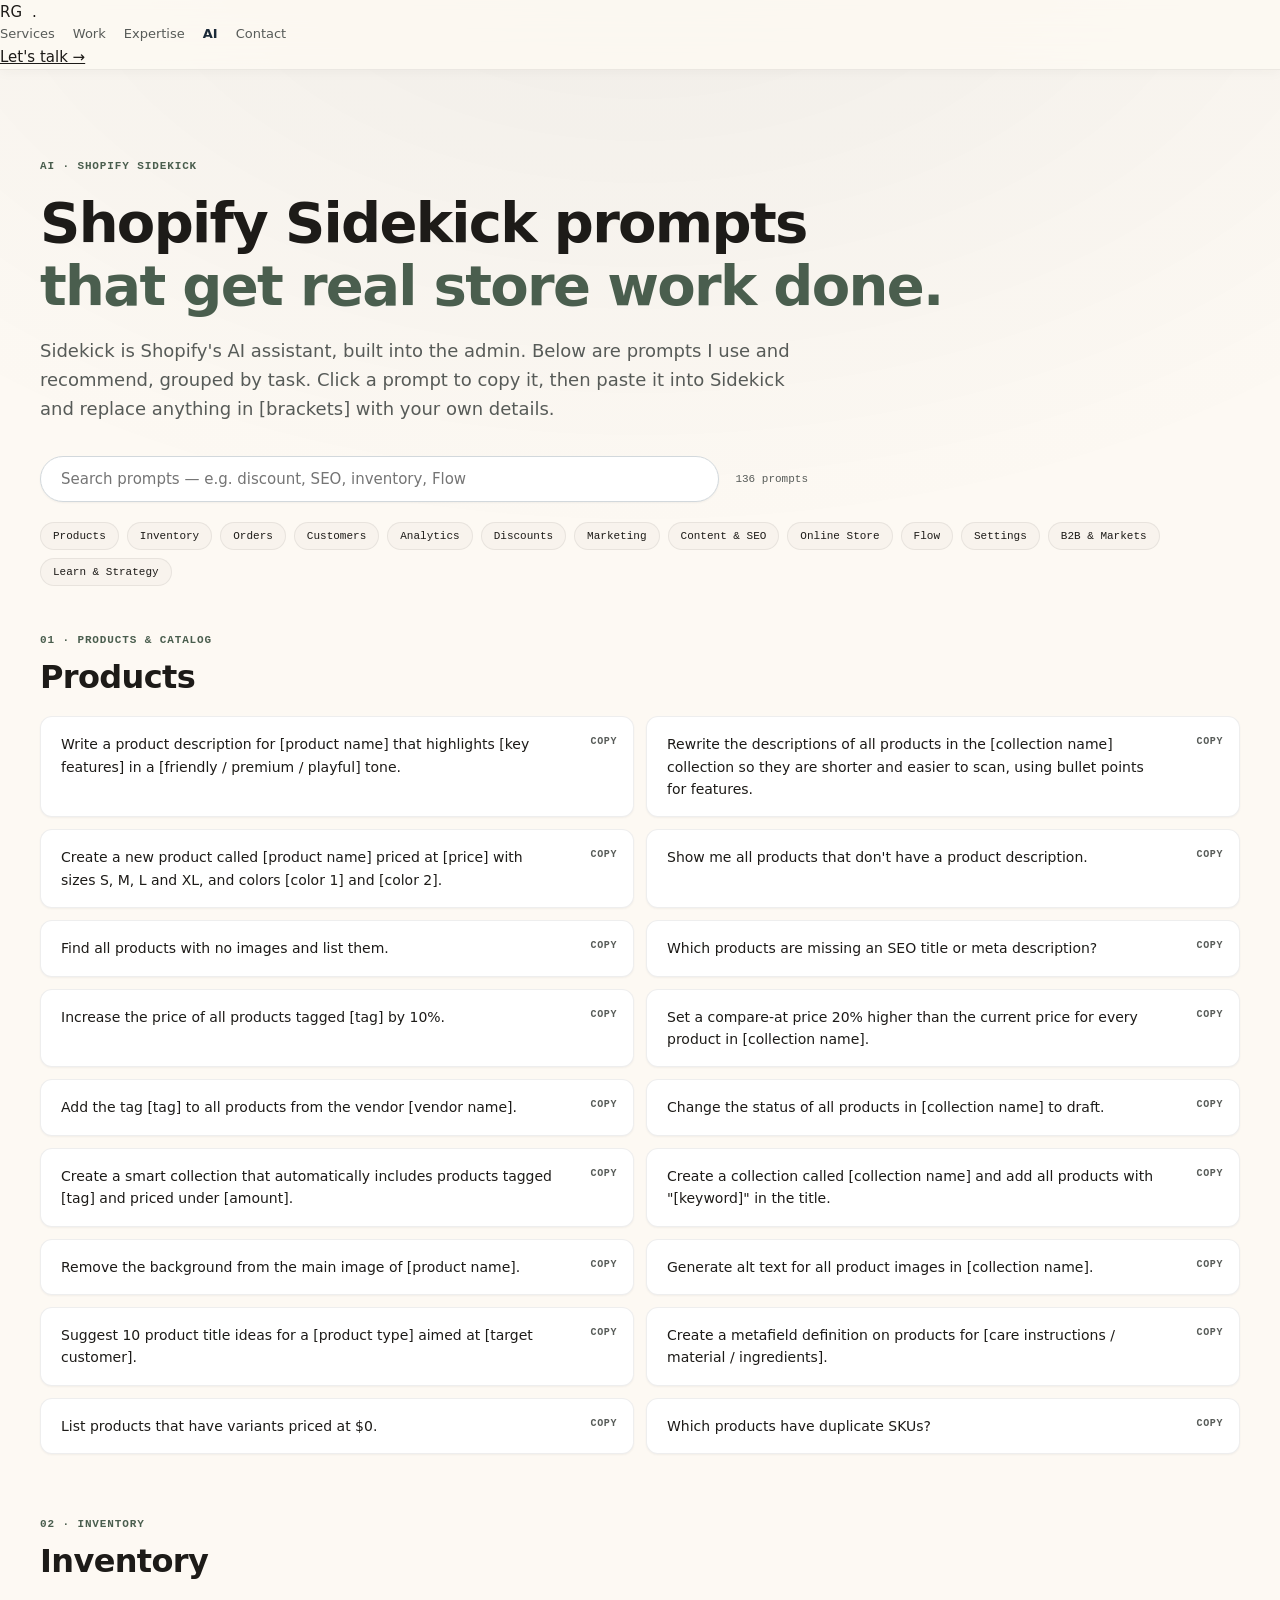
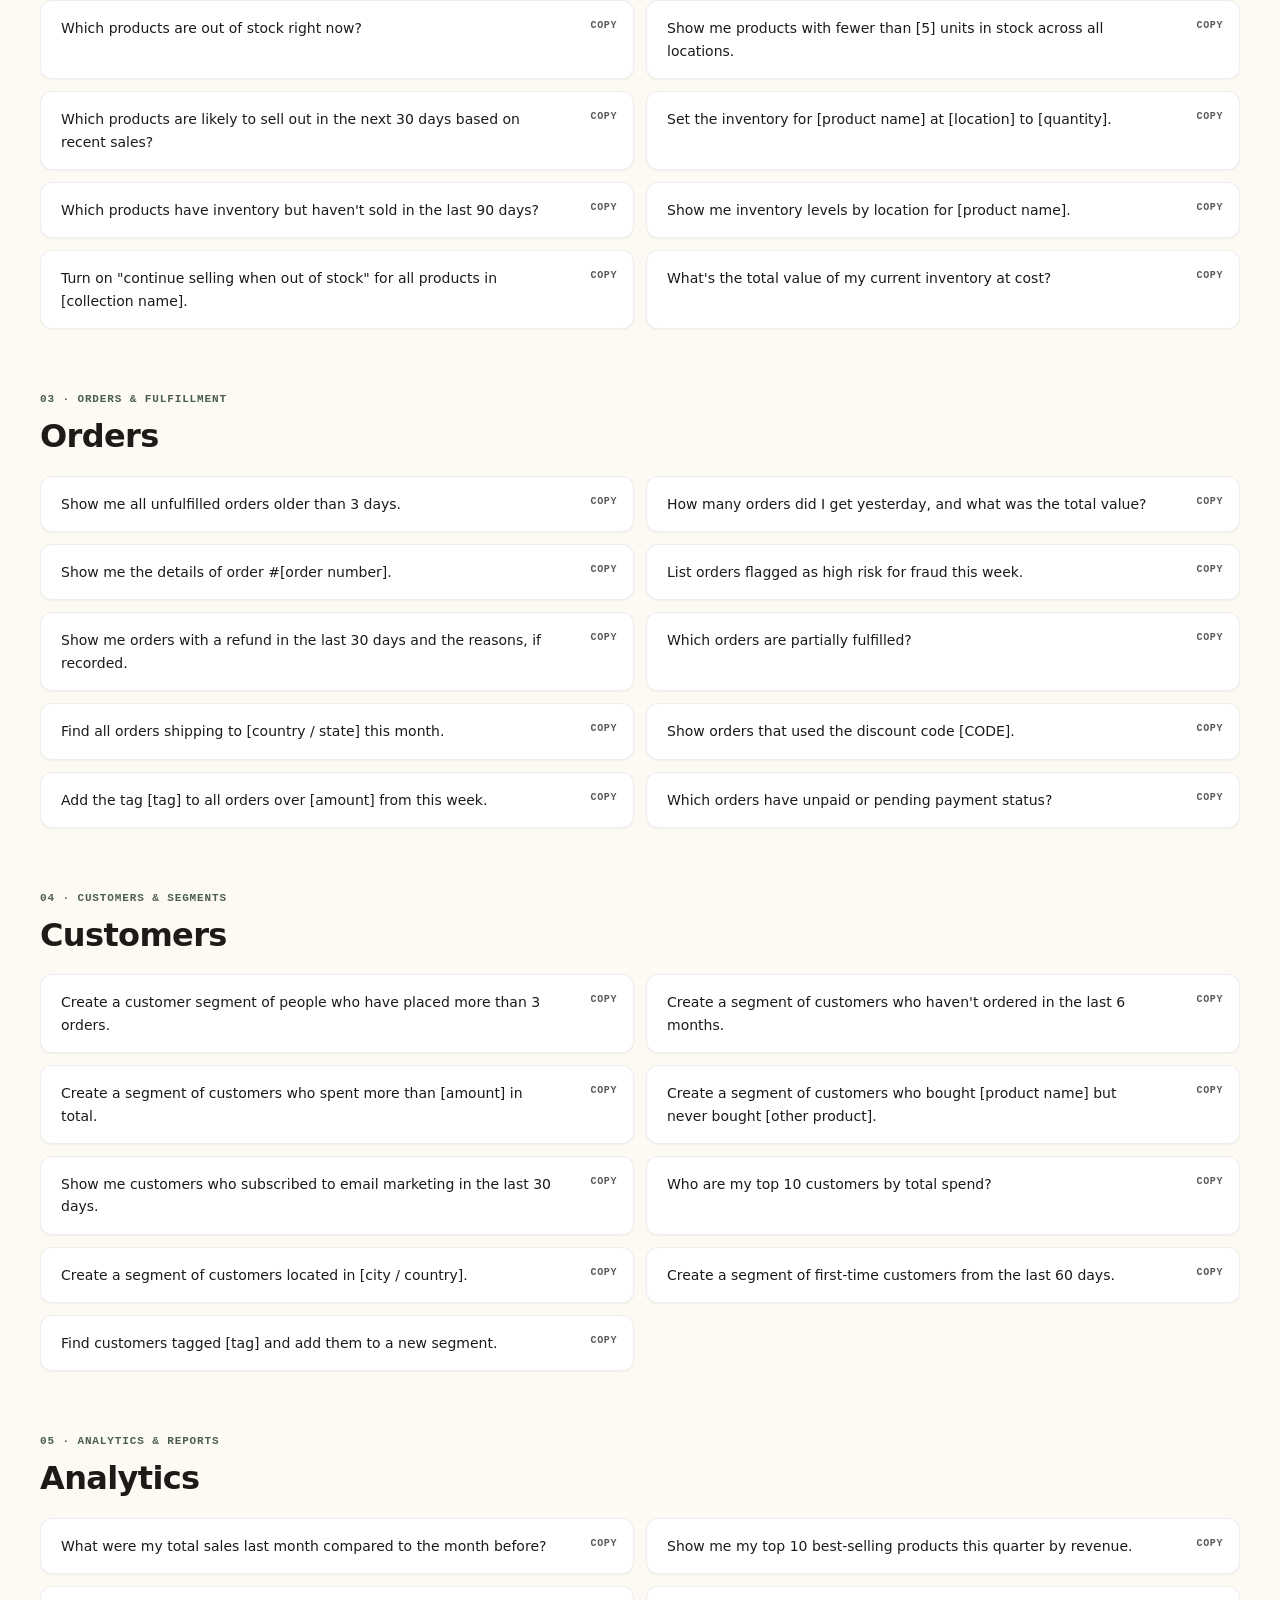
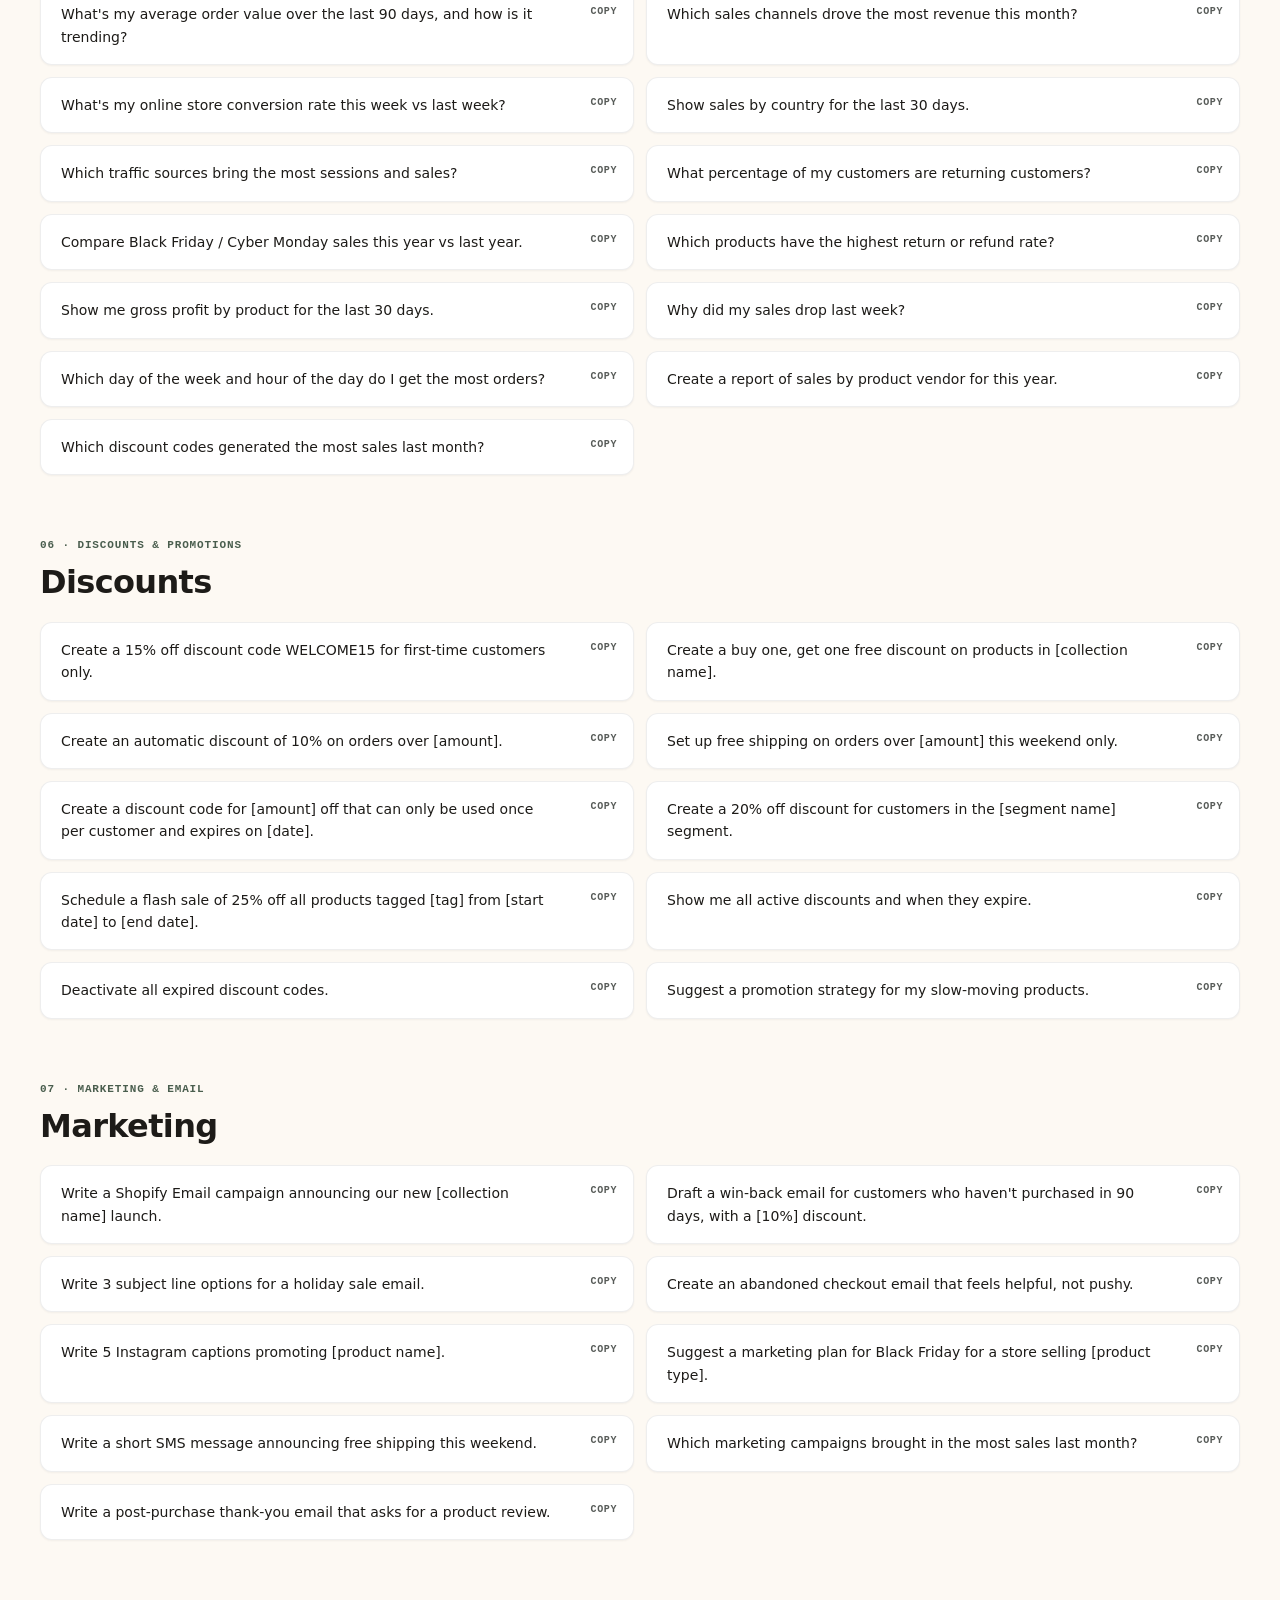
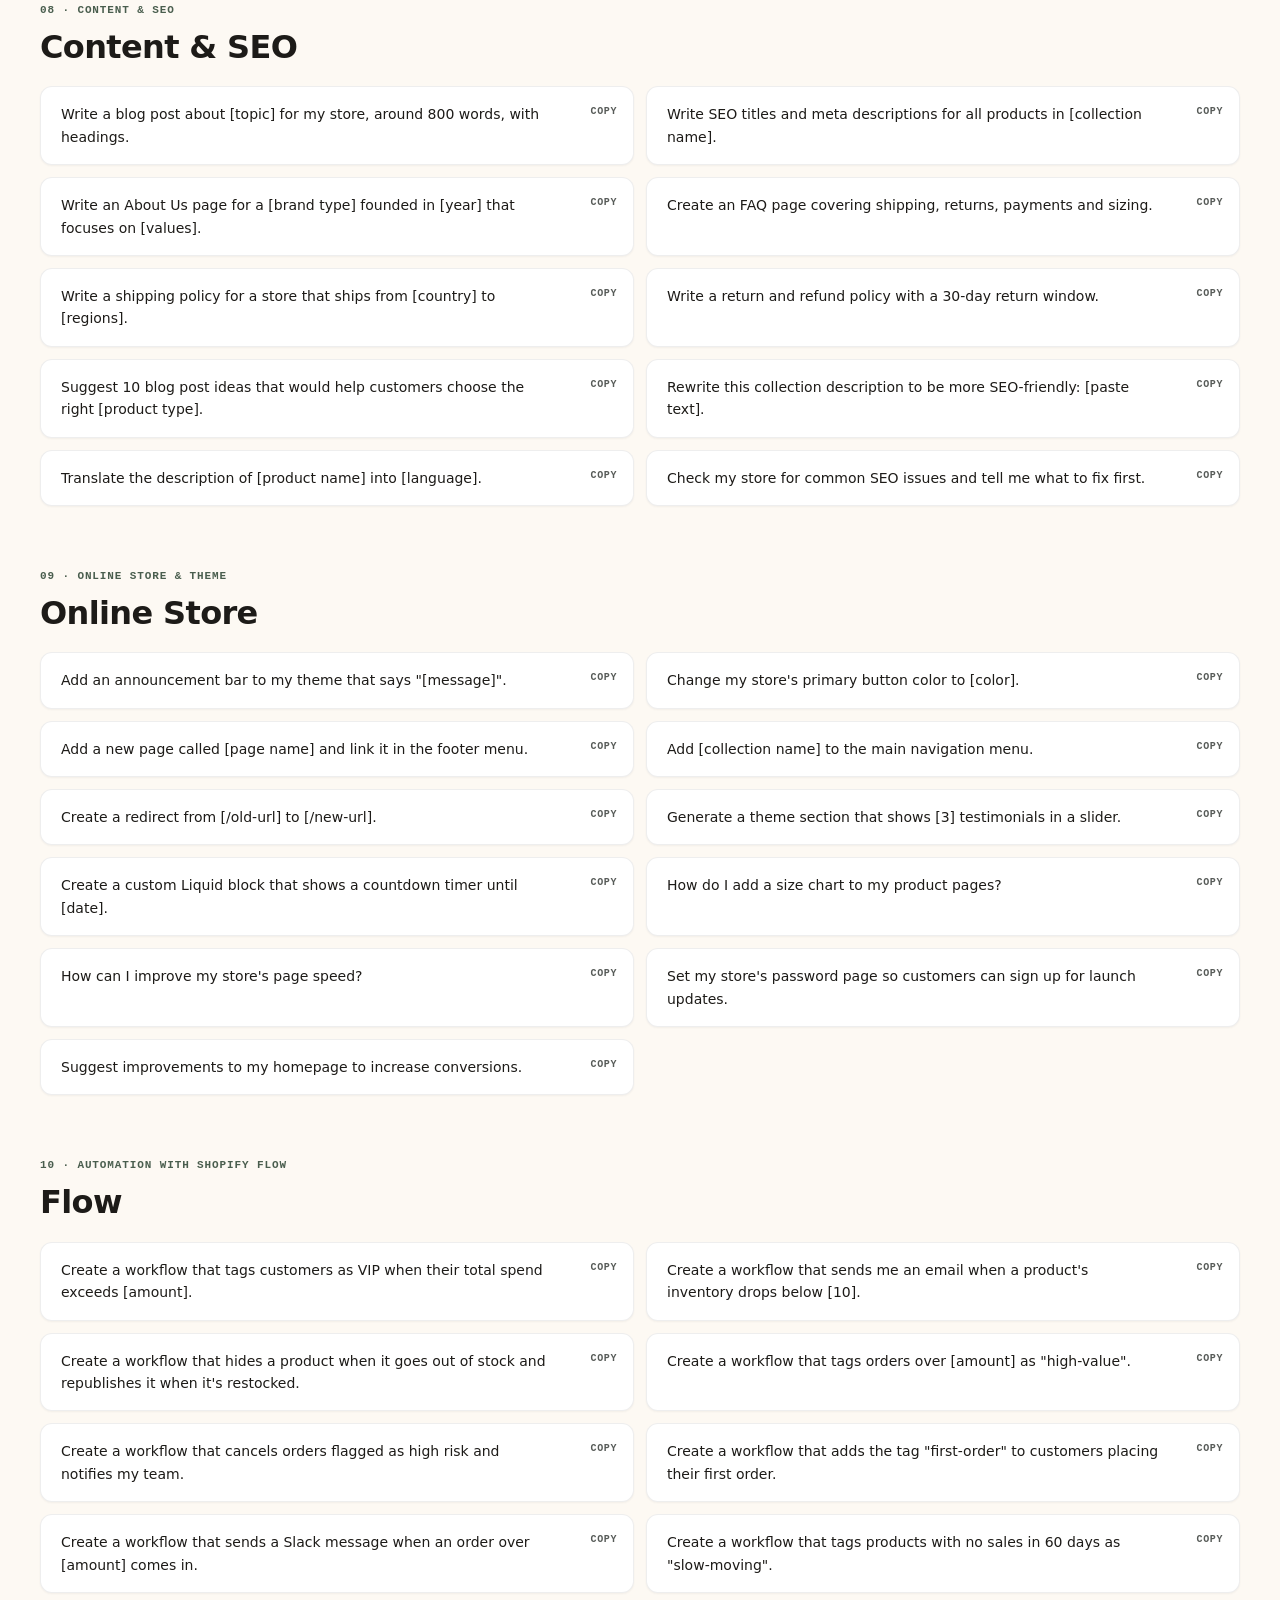
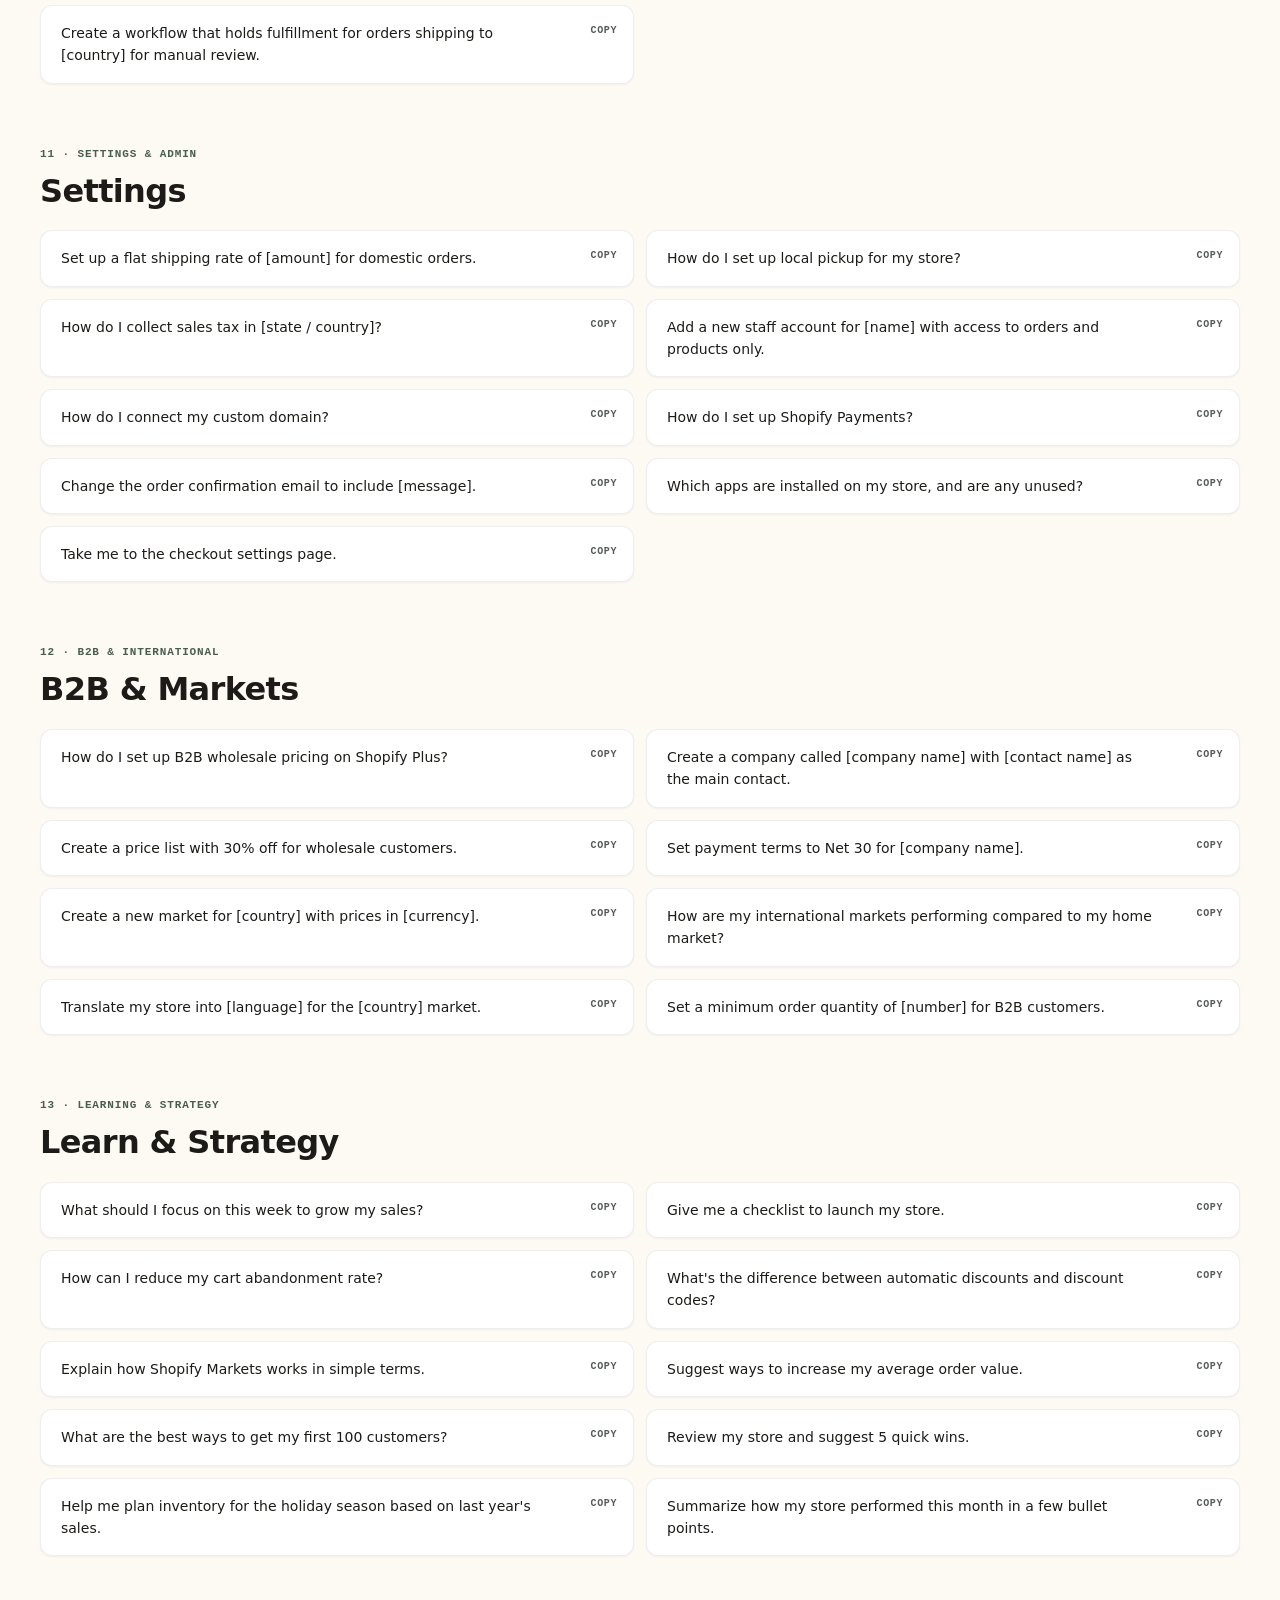
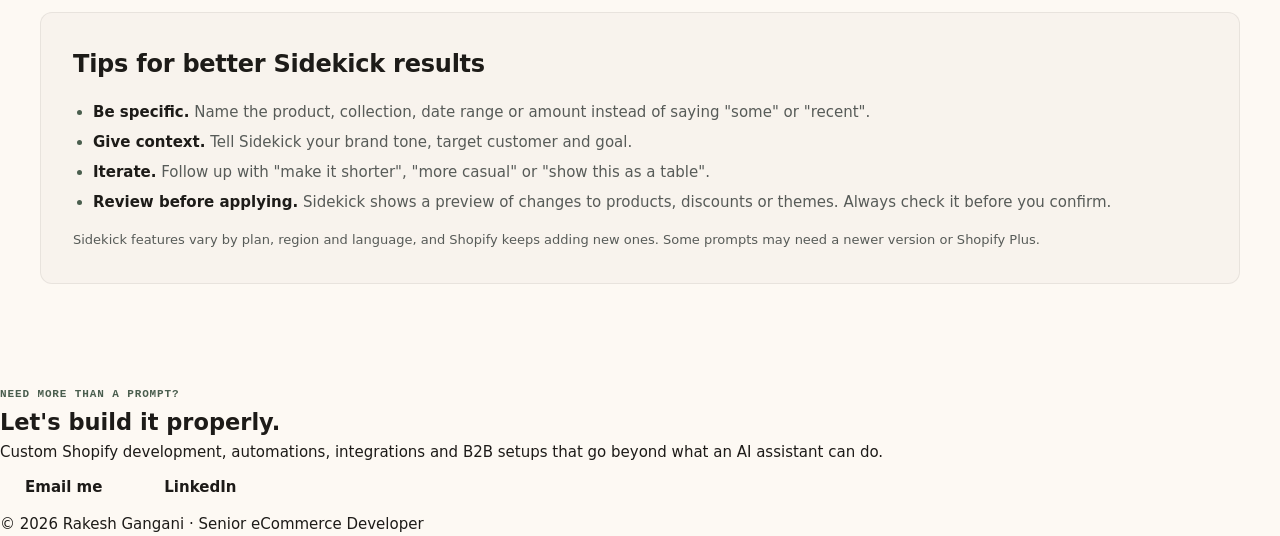
<file: ai/index.html>
<!doctype html>
<html lang="en">
<head>
  <meta charset="utf-8">
  <!-- Google tag (gtag.js) -->
  <script async src="https://www.googletagmanager.com/gtag/js?id=G-0QZ4LNTTP4"></script>
  <script>
    window.dataLayer = window.dataLayer || [];
    function gtag(){dataLayer.push(arguments);}
    gtag('js', new Date());

    gtag('config', 'G-0QZ4LNTTP4');
  </script>
  <meta name="viewport" content="width=device-width,initial-scale=1">
  <meta name="description" content="A practical library of Shopify Sidekick prompts for products, orders, analytics, discounts, marketing, themes, Shopify Flow automations and store operations — curated by Rakesh Gangani.">
  <title>Shopify Sidekick Prompts | Rakesh Gangani</title>
  <link rel="canonical" href="https://rakeshgangani87.github.io/ai/">
  <link rel="stylesheet" href="../styles.css">
</head>
<body>
<header class="nav">
  <a class="brand" href="../">RG<span>.</span></a>
  <nav>
    <a href="../#services">Services</a><a href="../#work">Work</a><a href="../#stack">Expertise</a><a href="./" aria-current="page">AI</a><a href="../#contact">Contact</a>
  </nav>
  <a class="nav-cta" href="../#contact">Let's talk →</a>
</header>

<main id="top">
<section class="hero ai-hero">
  <div class="eyebrow">AI · SHOPIFY SIDEKICK</div>
  <h1>Shopify Sidekick prompts <em>that get real store work done.</em></h1>
  <p class="lead">Sidekick is Shopify's AI assistant, built into the admin. Below are prompts I use and recommend, grouped by task. Click a prompt to copy it, then paste it into Sidekick and replace anything in [brackets] with your own details.</p>
  <div class="prompt-search">
    <input type="search" id="prompt-filter" placeholder="Search prompts — e.g. discount, SEO, inventory, Flow" aria-label="Search prompts">
    <span id="prompt-count" aria-live="polite"></span>
  </div>
  <nav class="prompt-jump" aria-label="Prompt categories">
    <a href="#products">Products</a><a href="#inventory">Inventory</a><a href="#orders">Orders</a><a href="#customers">Customers</a><a href="#analytics">Analytics</a><a href="#discounts">Discounts</a><a href="#marketing">Marketing</a><a href="#content">Content &amp; SEO</a><a href="#theme">Online Store</a><a href="#flow">Flow</a><a href="#settings">Settings</a><a href="#b2b">B2B &amp; Markets</a><a href="#help">Learn &amp; Strategy</a>
  </nav>
</section>

<section class="section prompt-library">

  <div class="prompt-group" id="products">
    <div class="section-head"><div class="eyebrow">01 · PRODUCTS &amp; CATALOG</div><h2>Products</h2></div>
    <ul class="prompt-list">
      <li>Write a product description for [product name] that highlights [key features] in a [friendly / premium / playful] tone.</li>
      <li>Rewrite the descriptions of all products in the [collection name] collection so they are shorter and easier to scan, using bullet points for features.</li>
      <li>Create a new product called [product name] priced at [price] with sizes S, M, L and XL, and colors [color 1] and [color 2].</li>
      <li>Show me all products that don't have a product description.</li>
      <li>Find all products with no images and list them.</li>
      <li>Which products are missing an SEO title or meta description?</li>
      <li>Increase the price of all products tagged [tag] by 10%.</li>
      <li>Set a compare-at price 20% higher than the current price for every product in [collection name].</li>
      <li>Add the tag [tag] to all products from the vendor [vendor name].</li>
      <li>Change the status of all products in [collection name] to draft.</li>
      <li>Create a smart collection that automatically includes products tagged [tag] and priced under [amount].</li>
      <li>Create a collection called [collection name] and add all products with "[keyword]" in the title.</li>
      <li>Remove the background from the main image of [product name].</li>
      <li>Generate alt text for all product images in [collection name].</li>
      <li>Suggest 10 product title ideas for a [product type] aimed at [target customer].</li>
      <li>Create a metafield definition on products for [care instructions / material / ingredients].</li>
      <li>List products that have variants priced at $0.</li>
      <li>Which products have duplicate SKUs?</li>
    </ul>
  </div>

  <div class="prompt-group" id="inventory">
    <div class="section-head"><div class="eyebrow">02 · INVENTORY</div><h2>Inventory</h2></div>
    <ul class="prompt-list">
      <li>Which products are out of stock right now?</li>
      <li>Show me products with fewer than [5] units in stock across all locations.</li>
      <li>Which products are likely to sell out in the next 30 days based on recent sales?</li>
      <li>Set the inventory for [product name] at [location] to [quantity].</li>
      <li>Which products have inventory but haven't sold in the last 90 days?</li>
      <li>Show me inventory levels by location for [product name].</li>
      <li>Turn on "continue selling when out of stock" for all products in [collection name].</li>
      <li>What's the total value of my current inventory at cost?</li>
    </ul>
  </div>

  <div class="prompt-group" id="orders">
    <div class="section-head"><div class="eyebrow">03 · ORDERS &amp; FULFILLMENT</div><h2>Orders</h2></div>
    <ul class="prompt-list">
      <li>Show me all unfulfilled orders older than 3 days.</li>
      <li>How many orders did I get yesterday, and what was the total value?</li>
      <li>Show me the details of order #[order number].</li>
      <li>List orders flagged as high risk for fraud this week.</li>
      <li>Show me orders with a refund in the last 30 days and the reasons, if recorded.</li>
      <li>Which orders are partially fulfilled?</li>
      <li>Find all orders shipping to [country / state] this month.</li>
      <li>Show orders that used the discount code [CODE].</li>
      <li>Add the tag [tag] to all orders over [amount] from this week.</li>
      <li>Which orders have unpaid or pending payment status?</li>
    </ul>
  </div>

  <div class="prompt-group" id="customers">
    <div class="section-head"><div class="eyebrow">04 · CUSTOMERS &amp; SEGMENTS</div><h2>Customers</h2></div>
    <ul class="prompt-list">
      <li>Create a customer segment of people who have placed more than 3 orders.</li>
      <li>Create a segment of customers who haven't ordered in the last 6 months.</li>
      <li>Create a segment of customers who spent more than [amount] in total.</li>
      <li>Create a segment of customers who bought [product name] but never bought [other product].</li>
      <li>Show me customers who subscribed to email marketing in the last 30 days.</li>
      <li>Who are my top 10 customers by total spend?</li>
      <li>Create a segment of customers located in [city / country].</li>
      <li>Create a segment of first-time customers from the last 60 days.</li>
      <li>Find customers tagged [tag] and add them to a new segment.</li>
    </ul>
  </div>

  <div class="prompt-group" id="analytics">
    <div class="section-head"><div class="eyebrow">05 · ANALYTICS &amp; REPORTS</div><h2>Analytics</h2></div>
    <ul class="prompt-list">
      <li>What were my total sales last month compared to the month before?</li>
      <li>Show me my top 10 best-selling products this quarter by revenue.</li>
      <li>What's my average order value over the last 90 days, and how is it trending?</li>
      <li>Which sales channels drove the most revenue this month?</li>
      <li>What's my online store conversion rate this week vs last week?</li>
      <li>Show sales by country for the last 30 days.</li>
      <li>Which traffic sources bring the most sessions and sales?</li>
      <li>What percentage of my customers are returning customers?</li>
      <li>Compare Black Friday / Cyber Monday sales this year vs last year.</li>
      <li>Which products have the highest return or refund rate?</li>
      <li>Show me gross profit by product for the last 30 days.</li>
      <li>Why did my sales drop last week?</li>
      <li>Which day of the week and hour of the day do I get the most orders?</li>
      <li>Create a report of sales by product vendor for this year.</li>
      <li>Which discount codes generated the most sales last month?</li>
    </ul>
  </div>

  <div class="prompt-group" id="discounts">
    <div class="section-head"><div class="eyebrow">06 · DISCOUNTS &amp; PROMOTIONS</div><h2>Discounts</h2></div>
    <ul class="prompt-list">
      <li>Create a 15% off discount code WELCOME15 for first-time customers only.</li>
      <li>Create a buy one, get one free discount on products in [collection name].</li>
      <li>Create an automatic discount of 10% on orders over [amount].</li>
      <li>Set up free shipping on orders over [amount] this weekend only.</li>
      <li>Create a discount code for [amount] off that can only be used once per customer and expires on [date].</li>
      <li>Create a 20% off discount for customers in the [segment name] segment.</li>
      <li>Schedule a flash sale of 25% off all products tagged [tag] from [start date] to [end date].</li>
      <li>Show me all active discounts and when they expire.</li>
      <li>Deactivate all expired discount codes.</li>
      <li>Suggest a promotion strategy for my slow-moving products.</li>
    </ul>
  </div>

  <div class="prompt-group" id="marketing">
    <div class="section-head"><div class="eyebrow">07 · MARKETING &amp; EMAIL</div><h2>Marketing</h2></div>
    <ul class="prompt-list">
      <li>Write a Shopify Email campaign announcing our new [collection name] launch.</li>
      <li>Draft a win-back email for customers who haven't purchased in 90 days, with a [10%] discount.</li>
      <li>Write 3 subject line options for a holiday sale email.</li>
      <li>Create an abandoned checkout email that feels helpful, not pushy.</li>
      <li>Write 5 Instagram captions promoting [product name].</li>
      <li>Suggest a marketing plan for Black Friday for a store selling [product type].</li>
      <li>Write a short SMS message announcing free shipping this weekend.</li>
      <li>Which marketing campaigns brought in the most sales last month?</li>
      <li>Write a post-purchase thank-you email that asks for a product review.</li>
    </ul>
  </div>

  <div class="prompt-group" id="content">
    <div class="section-head"><div class="eyebrow">08 · CONTENT &amp; SEO</div><h2>Content &amp; SEO</h2></div>
    <ul class="prompt-list">
      <li>Write a blog post about [topic] for my store, around 800 words, with headings.</li>
      <li>Write SEO titles and meta descriptions for all products in [collection name].</li>
      <li>Write an About Us page for a [brand type] founded in [year] that focuses on [values].</li>
      <li>Create an FAQ page covering shipping, returns, payments and sizing.</li>
      <li>Write a shipping policy for a store that ships from [country] to [regions].</li>
      <li>Write a return and refund policy with a 30-day return window.</li>
      <li>Suggest 10 blog post ideas that would help customers choose the right [product type].</li>
      <li>Rewrite this collection description to be more SEO-friendly: [paste text].</li>
      <li>Translate the description of [product name] into [language].</li>
      <li>Check my store for common SEO issues and tell me what to fix first.</li>
    </ul>
  </div>

  <div class="prompt-group" id="theme">
    <div class="section-head"><div class="eyebrow">09 · ONLINE STORE &amp; THEME</div><h2>Online Store</h2></div>
    <ul class="prompt-list">
      <li>Add an announcement bar to my theme that says "[message]".</li>
      <li>Change my store's primary button color to [color].</li>
      <li>Add a new page called [page name] and link it in the footer menu.</li>
      <li>Add [collection name] to the main navigation menu.</li>
      <li>Create a redirect from [/old-url] to [/new-url].</li>
      <li>Generate a theme section that shows [3] testimonials in a slider.</li>
      <li>Create a custom Liquid block that shows a countdown timer until [date].</li>
      <li>How do I add a size chart to my product pages?</li>
      <li>How can I improve my store's page speed?</li>
      <li>Set my store's password page so customers can sign up for launch updates.</li>
      <li>Suggest improvements to my homepage to increase conversions.</li>
    </ul>
  </div>

  <div class="prompt-group" id="flow">
    <div class="section-head"><div class="eyebrow">10 · AUTOMATION WITH SHOPIFY FLOW</div><h2>Flow</h2></div>
    <ul class="prompt-list">
      <li>Create a workflow that tags customers as VIP when their total spend exceeds [amount].</li>
      <li>Create a workflow that sends me an email when a product's inventory drops below [10].</li>
      <li>Create a workflow that hides a product when it goes out of stock and republishes it when it's restocked.</li>
      <li>Create a workflow that tags orders over [amount] as "high-value".</li>
      <li>Create a workflow that cancels orders flagged as high risk and notifies my team.</li>
      <li>Create a workflow that adds the tag "first-order" to customers placing their first order.</li>
      <li>Create a workflow that sends a Slack message when an order over [amount] comes in.</li>
      <li>Create a workflow that tags products with no sales in 60 days as "slow-moving".</li>
      <li>Create a workflow that holds fulfillment for orders shipping to [country] for manual review.</li>
    </ul>
  </div>

  <div class="prompt-group" id="settings">
    <div class="section-head"><div class="eyebrow">11 · SETTINGS &amp; ADMIN</div><h2>Settings</h2></div>
    <ul class="prompt-list">
      <li>Set up a flat shipping rate of [amount] for domestic orders.</li>
      <li>How do I set up local pickup for my store?</li>
      <li>How do I collect sales tax in [state / country]?</li>
      <li>Add a new staff account for [name] with access to orders and products only.</li>
      <li>How do I connect my custom domain?</li>
      <li>How do I set up Shopify Payments?</li>
      <li>Change the order confirmation email to include [message].</li>
      <li>Which apps are installed on my store, and are any unused?</li>
      <li>Take me to the checkout settings page.</li>
    </ul>
  </div>

  <div class="prompt-group" id="b2b">
    <div class="section-head"><div class="eyebrow">12 · B2B &amp; INTERNATIONAL</div><h2>B2B &amp; Markets</h2></div>
    <ul class="prompt-list">
      <li>How do I set up B2B wholesale pricing on Shopify Plus?</li>
      <li>Create a company called [company name] with [contact name] as the main contact.</li>
      <li>Create a price list with 30% off for wholesale customers.</li>
      <li>Set payment terms to Net 30 for [company name].</li>
      <li>Create a new market for [country] with prices in [currency].</li>
      <li>How are my international markets performing compared to my home market?</li>
      <li>Translate my store into [language] for the [country] market.</li>
      <li>Set a minimum order quantity of [number] for B2B customers.</li>
    </ul>
  </div>

  <div class="prompt-group" id="help">
    <div class="section-head"><div class="eyebrow">13 · LEARNING &amp; STRATEGY</div><h2>Learn &amp; Strategy</h2></div>
    <ul class="prompt-list">
      <li>What should I focus on this week to grow my sales?</li>
      <li>Give me a checklist to launch my store.</li>
      <li>How can I reduce my cart abandonment rate?</li>
      <li>What's the difference between automatic discounts and discount codes?</li>
      <li>Explain how Shopify Markets works in simple terms.</li>
      <li>Suggest ways to increase my average order value.</li>
      <li>What are the best ways to get my first 100 customers?</li>
      <li>Review my store and suggest 5 quick wins.</li>
      <li>Help me plan inventory for the holiday season based on last year's sales.</li>
      <li>Summarize how my store performed this month in a few bullet points.</li>
    </ul>
  </div>

  <p class="prompt-empty" id="prompt-empty" hidden>No prompts match that search.</p>

  <div class="prompt-tips">
    <h3>Tips for better Sidekick results</h3>
    <ul>
      <li><b>Be specific.</b> Name the product, collection, date range or amount instead of saying "some" or "recent".</li>
      <li><b>Give context.</b> Tell Sidekick your brand tone, target customer and goal.</li>
      <li><b>Iterate.</b> Follow up with "make it shorter", "more casual" or "show this as a table".</li>
      <li><b>Review before applying.</b> Sidekick shows a preview of changes to products, discounts or themes. Always check it before you confirm.</li>
    </ul>
    <p class="prompt-note">Sidekick features vary by plan, region and language, and Shopify keeps adding new ones. Some prompts may need a newer version or Shopify Plus.</p>
  </div>
</section>

<section id="contact" class="contact">
  <div class="eyebrow">NEED MORE THAN A PROMPT?</div>
  <h2>Let's build it properly.</h2>
  <p>Custom Shopify development, automations, integrations and B2B setups that go beyond what an AI assistant can do.</p>
  <div class="actions"><a class="button light" href="mailto:rakeshgangani87@gmail.com">Email me</a><a class="button outline-light" href="https://linkedin.com/in/rakeshgangani" target="_blank" rel="noopener">LinkedIn</a></div>
</section>
</main>
<footer>© 2026 Rakesh Gangani · Senior eCommerce Developer</footer>
<script src="../script.js"></script>
</body>
</html>
</file>
<file: styles.css>
/* ==========================================================================
   Design tokens — warm light surfaces, deep navy primary, olive sage accent
   ========================================================================== */
:root{
  --bg:#fdf9f3;--surface:#fff;--surface-low:#f8f3ed;--surface-c:#f2ede8;--surface-high:#ece7e2;
  --ink:#1d1b18;--muted:#575b58;--muted-2:#444b4c;
  --primary:#1b2a38;--primary-hover:#131f2a;--primary-light:#e9eef3;
  --sage:#4a5e4e;--sage-light:#dce5dd;--sage-dark:#38473b;
  --line:rgba(44,41,37,.08);--line-2:#d2d8dc;--error:#ba1a1a;
  --shadow-sm:0 1px 2px rgba(44,41,37,.05);--shadow-card:0 8px 30px rgba(27,42,56,.09);
  --sans:"Plus Jakarta Sans",system-ui,-apple-system,"Segoe UI",sans-serif;
  --mono:"Space Mono",ui-monospace,SFMono-Regular,Menlo,Consolas,monospace;
  --max:1440px;--pad:64px;--nav-h:80px;--r:12px;--r-lg:16px
}
*{box-sizing:border-box}
html{scroll-behavior:smooth;-webkit-text-size-adjust:100%}html.lenis{scroll-behavior:auto}
body{margin:0;background:var(--bg);color:var(--ink);font:400 15px/1.6 var(--sans);overflow-x:clip;-webkit-font-smoothing:antialiased}
body:before{content:"";position:fixed;inset:0;z-index:-1;pointer-events:none;background:radial-gradient(ellipse 80% 70% at 50% -10%,rgba(27,42,56,.06),transparent)}
::selection{background:var(--primary);color:#fff}
h1,h2,h3,p,ul,ol,dl,figure,blockquote{margin:0}img{max-width:100%}a{color:inherit}
:focus-visible{outline:2px solid var(--sage);outline-offset:3px}
[id]{scroll-margin-top:calc(var(--nav-h) + 20px)}
main{display:block;padding-top:var(--nav-h)}
.wrap{max-width:var(--max);margin:0 auto;padding:0 var(--pad)}
.material-symbols-outlined{font-size:18px;line-height:1;vertical-align:middle;flex:none;user-select:none}

/* Shared type & bits */
.mono,.eyebrow,.pill{font-family:var(--mono);font-size:11px;line-height:14px;letter-spacing:.04em}
.eyebrow{display:inline-flex;align-items:center;gap:8px;text-transform:uppercase;font-weight:700;color:var(--sage);letter-spacing:.08em}
.section-head h2{font-size:clamp(28px,3.2vw,40px);line-height:1.2;font-weight:700;letter-spacing:-.02em;margin-top:8px;text-wrap:balance}
.section-head>p:not(.eyebrow){margin-top:10px;max-width:40rem;color:var(--muted)}
.section-head{max-width:42rem;margin-bottom:40px}
.text-link{display:inline-flex;align-items:center;gap:6px;margin-top:16px;font-weight:700;font-size:14px;color:var(--primary);text-decoration:none}
.text-link:hover{text-decoration:underline;text-underline-offset:4px}
.pill{display:inline-flex;align-items:center;gap:8px;padding:6px 12px;border:1px solid var(--line);border-radius:999px;background:var(--surface-low);color:var(--muted);text-transform:uppercase;letter-spacing:.06em}
.dot{position:relative;display:inline-flex;width:8px;height:8px;flex:none}
.dot:before,.dot:after{content:"";position:absolute;inset:0;border-radius:50%;background:var(--sage)}
.dot:before{animation:ping 1.6s cubic-bezier(0,0,.2,1) infinite;opacity:.7}
.dot.light:before,.dot.light:after{background:var(--sage-light)}
@keyframes ping{75%,to{transform:scale(2.2);opacity:0}}
.card{background:var(--surface);border:1px solid var(--line);border-radius:var(--r);box-shadow:var(--shadow-sm)}
.card-hover{transition:box-shadow .25s,border-color .25s}
.card-hover:hover{box-shadow:var(--shadow-card);border-color:rgba(27,42,56,.35)}
.band{background:var(--surface-low);border-block:1px solid var(--line)}

/* Buttons */
.actions{display:flex;flex-wrap:wrap;align-items:center;gap:12px}
.button{display:inline-flex;align-items:center;justify-content:center;gap:8px;min-height:48px;padding:0 24px;border:1px solid transparent;border-radius:8px;font:700 15px/1 var(--sans);text-decoration:none;cursor:pointer;transition:background .2s,box-shadow .2s,color .2s,border-color .2s}
.button.primary{background:var(--primary);color:#fff;box-shadow:0 4px 10px rgba(27,42,56,.15)}
.button.primary:hover{background:var(--primary-hover);box-shadow:0 6px 20px rgba(27,42,56,.3)}
.button.secondary{background:var(--surface);color:var(--ink);border-color:var(--line);font:400 13px/1 var(--mono);letter-spacing:.02em;box-shadow:var(--shadow-sm)}
.button.secondary:hover{color:var(--primary);border-color:var(--line-2)}
.button.small{min-height:40px;padding:0 16px;font-size:13px}

/* ==========================================================================
   Header
   ========================================================================== */
.nav{position:fixed;inset:0 0 auto;z-index:50;background:rgba(253,249,243,.85);backdrop-filter:blur(20px);-webkit-backdrop-filter:blur(20px);border-bottom:1px solid var(--line);box-shadow:0 2px 12px rgba(44,41,37,.04)}
.nav-inner{max-width:var(--max);height:var(--nav-h);margin:0 auto;padding:0 var(--pad);display:flex;align-items:center;gap:24px}
.brand{display:flex;align-items:center;gap:10px;text-decoration:none;white-space:nowrap}
.brand-name{font-size:19px;font-weight:700;letter-spacing:-.01em;transition:color .2s}
.brand:hover .brand-name{color:var(--primary)}
.brand-tag{font:500 11px/14px var(--mono);letter-spacing:.06em;text-transform:uppercase;color:var(--muted);background:var(--surface-high);border:1px solid rgba(210,216,220,.5);border-radius:4px;padding:3px 8px}
.nav nav{display:flex;align-items:center;gap:24px;margin-left:auto}
.nav nav a{font-size:13px;font-weight:500;color:var(--muted);text-decoration:none;white-space:nowrap;transition:color .2s}
.nav nav a:hover,.nav nav a[aria-current="page"]{color:var(--primary)}
.nav nav a[aria-current="page"]{font-weight:700}
.nav-cta{flex:none}
.nav-toggle{display:none;width:44px;height:44px;padding:0;border:1px solid var(--line-2);border-radius:8px;background:var(--surface);cursor:pointer;flex-direction:column;align-items:center;justify-content:center;gap:5px;flex:none}
.nav-toggle span{display:block;width:18px;height:2px;border-radius:2px;background:var(--ink);transition:transform .2s,opacity .2s}
.nav.open .nav-toggle span:nth-child(1){transform:translateY(7px) rotate(45deg)}.nav.open .nav-toggle span:nth-child(2){opacity:0}.nav.open .nav-toggle span:nth-child(3){transform:translateY(-7px) rotate(-45deg)}
.scroll-progress{position:absolute;left:0;right:0;bottom:-1px;height:2px;background:var(--sage);transform:scaleX(0);transform-origin:0 50%;pointer-events:none}

/* ==========================================================================
   Home hero
   ========================================================================== */
.home-hero{position:relative;overflow:hidden;padding:32px 0 96px}
.glow{position:absolute;border-radius:50%;pointer-events:none}
.glow.navy{top:-160px;right:40px;width:550px;height:550px;background:radial-gradient(circle,rgba(233,238,243,.95),transparent 68%)}
.glow.sage{top:50%;left:-60px;width:420px;height:420px;background:radial-gradient(circle,rgba(220,229,221,.75),transparent 68%)}
.home-hero .wrap{position:relative}
.hero-grid{display:grid;grid-template-columns:4fr 8fr;gap:32px;align-items:start}
.hero-side{display:grid;gap:24px}
.hello-card{background:var(--primary);color:#fff;border-radius:var(--r);padding:40px;box-shadow:0 10px 25px -5px rgba(27,42,56,.3)}
.hello-top{display:flex;align-items:center;justify-content:space-between;gap:12px}
.hello-word{font-size:56px;line-height:1;font-weight:800;letter-spacing:-.05em;text-transform:uppercase}
.hello-badge{display:inline-flex;align-items:center;gap:6px;padding:4px 10px;border:1px solid rgba(255,255,255,.2);border-radius:999px;background:rgba(255,255,255,.1);font:700 11px/14px var(--mono);letter-spacing:.04em;white-space:nowrap}
.hello-card p{margin-top:16px;font-size:13px;line-height:1.55;font-weight:500;color:rgba(255,255,255,.9)}
.profile-card{display:flex;align-items:center;gap:16px;padding:24px}
.avatar{position:relative;width:80px;height:80px;flex:none;border-radius:var(--r);border:1px solid var(--line);background:var(--surface-c)}
.avatar img{display:block;width:100%;height:100%;object-fit:cover;border-radius:inherit}
.avatar:after{content:"";position:absolute;right:-3px;bottom:-3px;width:14px;height:14px;border-radius:50%;background:var(--sage);box-shadow:0 0 0 3px var(--surface)}
.profile-card .role{font:700 11px/14px var(--mono);letter-spacing:.06em;text-transform:uppercase;color:var(--primary)}
.profile-card strong{display:block;font-size:20px;line-height:1.4;font-weight:600}
.profile-card small{display:block;font-size:13px;color:var(--muted)}
.profile-status{display:flex;flex-wrap:wrap;align-items:center;gap:6px;margin-top:8px;font:700 11px/14px var(--mono);letter-spacing:.02em;color:var(--sage-dark)}
.profile-status .dot{margin-right:2px}.profile-status i{font-style:normal;color:var(--muted);font-weight:400}
.profile-links{display:flex;gap:8px;margin-top:8px}
.profile-links a{display:inline-flex;width:32px;height:32px;align-items:center;justify-content:center;border:1px solid var(--line);border-radius:8px;color:var(--primary);background:var(--surface-low);transition:border-color .2s,background .2s}
.profile-links a:hover{border-color:var(--primary);background:var(--primary-light)}
.wl-card{padding:16px 20px;background:var(--surface-low);border:1px solid var(--line);border-radius:var(--r);box-shadow:var(--shadow-sm)}
.wl-card h2{display:flex;align-items:center;gap:8px;margin-bottom:6px;font:700 11px/14px var(--mono);letter-spacing:.06em;text-transform:uppercase}
.wl-card h2 .material-symbols-outlined{color:var(--primary)}
.wl-card p{font-size:13px;line-height:1.6;color:var(--muted)}
.hero-main{display:flex;flex-direction:column;gap:16px}
.hero-main .pill .material-symbols-outlined{font-size:16px;color:var(--sage)}
.hero-main .pill{align-self:flex-start}
.hero-main h1{max-width:58rem;font-size:clamp(34px,4.1vw,56px);line-height:1.12;font-weight:800;letter-spacing:-.03em}
.hl{padding:0 6px;border-radius:4px;color:var(--primary);background:rgba(233,238,243,.7);text-decoration:underline;text-decoration-color:rgba(27,42,56,.4);text-underline-offset:8px;text-decoration-thickness:2px;-webkit-box-decoration-break:clone;box-decoration-break:clone}
.hl.sage{color:var(--sage);background:rgba(220,229,221,.6);text-decoration-color:rgba(74,94,78,.4)}
.hero-cols{display:grid;grid-template-columns:1fr 1fr;gap:24px;margin-top:8px;color:var(--muted)}
.hero-cols .lead-p{font-size:18px;line-height:1.6}
.hero-cols>div{display:grid;gap:12px;align-content:start}
.check{display:flex;align-items:center;gap:8px;padding-top:4px;font:700 11px/14px var(--mono);letter-spacing:.04em;color:var(--sage)}
.check .material-symbols-outlined{font-size:16px}
.cta-box{display:flex;flex-wrap:wrap;align-items:center;gap:16px;margin-top:16px;padding:16px;background:var(--surface-low);border:1px solid var(--line);border-radius:var(--r)}
.cta-box .note{margin-left:auto;padding-right:8px;font:11px/14px var(--mono);color:var(--muted)}
.stats{display:grid;grid-template-columns:repeat(4,1fr);gap:16px;margin-top:40px}
.stat{display:flex;flex-direction:column;padding:24px}
.stat-top{display:flex;align-items:center;justify-content:space-between;margin-bottom:8px;font:11px/14px var(--mono);letter-spacing:.04em;text-transform:uppercase;color:var(--muted)}
.stat-top .material-symbols-outlined{font-size:20px;color:var(--primary)}
.stat-top .sage{color:var(--sage)}
.stat-num{font-size:48px;line-height:52px;font-weight:800;letter-spacing:-.03em;font-variant-numeric:tabular-nums}
.stat-num.navy{color:var(--primary)}.stat-num.sage{color:var(--sage)}
.stat-label{margin-top:8px;font-size:13px;color:var(--muted)}

/* Brands */
.brands{padding:24px 0}
.brands-head{display:flex;flex-wrap:wrap;align-items:center;justify-content:space-between;gap:8px 16px;margin-bottom:16px}
.brands-head .eyebrow{color:var(--muted)}.brands-head .eyebrow:before{content:"";width:8px;height:8px;border-radius:50%;background:var(--primary)}
.brands-head span:last-child{font:11px/14px var(--mono);color:var(--muted)}
.brand-grid{list-style:none;padding:0;display:grid;grid-template-columns:repeat(5,1fr);gap:12px}
.brand-tile{display:flex;align-items:center;justify-content:center;height:76px;padding:12px 20px;background:var(--surface);border:1px solid var(--line);border-radius:8px;box-shadow:var(--shadow-sm);transition:border-color .2s,transform .2s}
.brand-tile:hover{border-color:var(--line-2);transform:translateY(-2px)}
.brand-tile.dark{background:var(--primary);border-color:var(--primary)}
.brand-tile img{display:block;width:auto;height:auto;max-height:40px;max-width:100%}

/* ==========================================================================
   Sections
   ========================================================================== */
.section{padding:64px 0}
.head-row{display:flex;flex-wrap:wrap;align-items:flex-end;justify-content:space-between;gap:24px;margin-bottom:40px}
.head-row .section-head{margin-bottom:0}

/* Work filters */
.filters{display:flex;gap:6px;max-width:100%;padding:4px;background:var(--surface-low);border:1px solid var(--line);border-radius:8px;overflow-x:auto;box-shadow:var(--shadow-sm);scrollbar-width:none}
.filters button{flex:none;padding:6px 12px;border:0;border-radius:6px;background:none;color:var(--muted);font:11px/14px var(--mono);letter-spacing:.04em;cursor:pointer;transition:color .2s,background .2s}
.filters button:hover{color:var(--primary)}
.filters button[aria-pressed="true"]{background:var(--primary);color:#fff;font-weight:700;box-shadow:var(--shadow-sm)}

/* Work / post cards (home, case studies, blog) */
.work-grid{display:grid;grid-template-columns:repeat(3,minmax(0,1fr));gap:24px}
.post-list{display:grid;grid-template-columns:repeat(2,minmax(0,1fr));gap:24px}
.work-card{display:flex;flex-direction:column;min-width:0;overflow:hidden;background:var(--surface);border:1px solid var(--line);border-radius:var(--r);box-shadow:var(--shadow-sm);transition:box-shadow .25s,border-color .25s}
.work-card:hover{box-shadow:var(--shadow-card);border-color:rgba(27,42,56,.35)}
.work-card[hidden]{display:none}
.case-card-link{display:flex;flex-direction:column;flex:1;color:inherit;text-decoration:none}
.work-media{position:relative;overflow:hidden;background:var(--surface-c);border-bottom:1px solid var(--line)}
.work-media img{display:block;width:100%;height:auto;aspect-ratio:16/10;object-fit:cover;object-position:top center;transition:transform .5s}
.work-card:hover .work-media img{transform:scale(1.04)}
.post-card .work-media img{aspect-ratio:16/9;object-fit:contain;object-position:center;background:var(--surface)}
.work-placeholder{display:flex;flex-direction:column;align-items:center;justify-content:center;gap:4px;aspect-ratio:16/10;padding:24px;text-align:center;background:var(--surface-low)}
.work-placeholder .ico{display:flex;align-items:center;justify-content:center;width:56px;height:56px;margin-bottom:8px;border-radius:var(--r);background:var(--primary-light);color:var(--primary);border:1px solid rgba(210,216,220,.6);box-shadow:var(--shadow-sm)}
.work-placeholder .ico.sage{background:var(--sage-light);color:var(--sage);border-color:rgba(74,94,78,.2)}
.work-placeholder .ico .material-symbols-outlined{font-size:32px}
.work-placeholder strong{font-size:28px;line-height:36px;font-weight:600;letter-spacing:-.01em}
.work-placeholder>span:last-child{font:11px/14px var(--mono);color:var(--muted)}
.work-tag{position:absolute;left:12px;top:12px;padding:4px 10px;border:1px solid var(--line);border-radius:4px;background:rgba(255,255,255,.9);backdrop-filter:blur(8px);-webkit-backdrop-filter:blur(8px);color:var(--primary);font:700 11px/14px var(--mono);letter-spacing:.04em}
.work-tag.sage{color:var(--sage-dark)}
.work-visit{position:absolute;right:12px;top:12px;display:flex;align-items:center;justify-content:center;width:32px;height:32px;border:1px solid var(--line);border-radius:4px;background:rgba(255,255,255,.9);color:var(--muted);box-shadow:var(--shadow-sm);transition:color .2s}
.work-visit .material-symbols-outlined{font-size:16px}
.work-card:hover .work-visit,.work-visit:hover{color:var(--primary)}
.work-body{display:flex;flex-direction:column;flex:1;padding:24px}
.work-card>.case-card-link>:not(.work-media){margin-inline:24px}
.work-card>.case-card-link>.work-meta{margin-top:24px}
.work-card>.case-card-link>:last-child{margin-bottom:24px}
.work-meta{display:flex;align-items:flex-start;justify-content:space-between;gap:12px}
.work-meta h3,.work-body h3{font-size:20px;line-height:1.4;font-weight:600;transition:color .2s}
.post-card .work-meta h3{font-size:22px;line-height:1.35}
.work-card:hover :is(.work-meta,.work-body) h3{color:var(--primary)}
.project-type{display:block;font:11px/14px var(--mono);letter-spacing:.04em;color:var(--muted)}
.work-body>.project-type{margin-bottom:4px}
.work-meta .project-type{margin-top:4px}
.project-link{flex:none;font:700 11px/20px var(--mono);letter-spacing:.04em;color:var(--primary);white-space:nowrap}
.work-result{margin-top:6px;font-size:13px;font-weight:700;color:var(--sage)}
.work-card p:not(.work-result){margin-top:8px;font-size:13px;line-height:1.6;color:var(--muted)}
.project-tags{display:flex;flex-wrap:wrap;gap:6px;padding-top:16px}
.work-card .project-tags{margin-top:auto;padding-top:12px;border-top:1px solid var(--line)}
.work-card p+.project-tags{margin-top:16px}
.work-body>p:last-of-type{margin-bottom:16px}
.project-tags b{display:inline-block;padding:3px 8px;border:1px solid var(--line);border-radius:4px;background:var(--surface-low);font:500 11px/14px var(--mono);letter-spacing:.04em;color:var(--muted)}
.project-tags b:first-child{color:var(--primary);font-weight:700}
.project-tags b:nth-child(2){color:var(--sage);font-weight:700}

/* Testimonial */
.quote-card{position:relative;max-width:1152px;margin:0 auto;padding:64px;overflow:hidden;border-radius:var(--r-lg);box-shadow:0 8px 32px rgba(44,41,37,.06)}
.quote-glyph{position:absolute;top:-16px;left:-16px;font-size:130px!important;color:rgba(74,94,78,.15);pointer-events:none}
.quote-top{position:relative;display:flex;flex-wrap:wrap;align-items:center;justify-content:space-between;gap:8px;margin-bottom:24px}
.quote-top .eyebrow{color:var(--muted)}
.badge{display:inline-flex;align-items:center;gap:6px;padding:4px 12px;border-radius:999px;font:700 11px/14px var(--mono);letter-spacing:.04em;color:var(--primary);background:var(--primary-light);border:1px solid rgba(27,42,56,.2)}
.badge.sage{color:var(--sage-dark);background:rgba(220,229,221,.6);border-color:rgba(74,94,78,.3);text-transform:uppercase}
.quote-card blockquote{position:relative;display:grid;gap:16px;font-size:18px;line-height:1.65}
.quote-card blockquote p:last-child{font-weight:600;color:var(--primary)}
.quote-foot{display:flex;flex-wrap:wrap;align-items:center;justify-content:space-between;gap:16px;margin-top:32px;padding:16px;background:var(--surface-low);border:1px solid var(--line);border-radius:var(--r)}
.person{display:flex;align-items:center;gap:16px}
.initials{display:flex;align-items:center;justify-content:center;width:48px;height:48px;flex:none;border-radius:50%;background:var(--primary);color:#fff;font-size:18px;font-weight:700}
.person strong{display:block;font-size:20px;line-height:1.4;font-weight:600}
.person span{font-size:13px;color:var(--muted)}
.mono-link{display:inline-flex;align-items:center;gap:6px;font:700 11px/14px var(--mono);letter-spacing:.04em;color:var(--primary);text-decoration:none;transition:color .2s}
.mono-link:hover{color:var(--sage)}
.mono-link .material-symbols-outlined{font-size:16px}

/* Services */
.service-grid{display:grid;grid-template-columns:repeat(3,1fr);gap:24px}
.service{display:flex;flex-direction:column;padding:40px}
.service-top{display:flex;align-items:center;justify-content:space-between;margin-bottom:16px}
.service-top b{font:700 13px/18px var(--mono);color:var(--primary)}
.service-top .material-symbols-outlined{font-size:24px;color:var(--sage);transition:color .2s}
.service:hover .service-top .material-symbols-outlined,.service:hover h3{color:var(--primary)}
.service h3{margin-bottom:12px;font-size:20px;line-height:1.4;font-weight:600;transition:color .2s}
.service p{color:var(--muted)}
.service-foot{margin-top:auto;padding-top:16px;border-top:1px solid var(--line);font:11px/14px var(--mono);letter-spacing:.04em;color:var(--muted)}
.service p+.service-foot{margin-top:24px}

/* Toolkit */
.toolkit{display:grid;grid-template-columns:4fr 8fr;gap:32px}
.toolkit-intro{display:flex;flex-direction:column;justify-content:space-between;gap:24px}
.toolkit-intro .section-head{margin:0}
.core-card{padding:16px}
.core-card .mono{display:block;margin-bottom:8px;text-transform:uppercase;font-weight:700;color:var(--muted)}
.chips{list-style:none;padding:0;display:flex;flex-wrap:wrap;gap:8px}
.chips li{padding:6px 12px;border:1px solid var(--line);border-radius:8px;background:var(--surface-low);font:11px/14px var(--mono);letter-spacing:.04em}
.chips li.navy{background:var(--primary-light);border-color:rgba(27,42,56,.2);color:var(--primary);font-weight:700}
.chips li.sage{background:var(--sage-light);border-color:rgba(74,94,78,.3);color:var(--sage-dark);font-weight:700}
.core-card .chips li{padding:4px 8px;border-radius:4px;background:var(--surface-c)}
.stack-grid{display:grid;grid-template-columns:1fr 1fr;gap:16px}
.stack-card{padding:24px}
.stack-card h3{display:flex;align-items:center;gap:8px;margin-bottom:12px;font-size:20px;line-height:1.4;font-weight:600;color:var(--primary)}
.stack-card h3:before{content:"";width:10px;height:10px;border-radius:50%;background:var(--primary)}
.stack-card:nth-child(even) h3:before{background:var(--sage)}

/* Certifications */
.cert-grid{display:grid;grid-template-columns:repeat(2,1fr);gap:32px;max-width:960px}
.cert-card{display:flex;flex-direction:column;padding:32px;border-radius:var(--r-lg)}
.cert-media{display:block;margin-bottom:24px;padding:8px;border-radius:var(--r);background:var(--primary);overflow:hidden}
.cert-card:nth-child(2) .cert-media{background:#223328}
.cert-media img{display:block;width:100%;height:auto;border-radius:6px}
.cert-meta{display:flex;flex-wrap:wrap;justify-content:space-between;gap:8px;margin-bottom:8px;font:11px/14px var(--mono);letter-spacing:.04em;color:var(--muted)}
.cert-meta b{color:var(--primary)}.cert-card:nth-child(2) .cert-meta b{color:var(--sage)}
.cert-card h3{font-size:20px;line-height:1.4;font-weight:600;transition:color .2s}
.cert-card:hover h3{color:var(--primary)}
.cert-card p{margin-top:8px;font-size:13px;color:var(--muted)}
.cert-foot{display:flex;flex-wrap:wrap;align-items:center;justify-content:space-between;gap:8px;margin-top:auto;padding-top:16px;border-top:1px solid var(--line);font:11px/14px var(--mono);color:var(--muted)}
.cert-card p+.cert-foot{margin-top:24px}

/* ==========================================================================
   Contact
   ========================================================================== */
.contact{padding:64px 0 0}
.contact-card{position:relative;overflow:hidden;padding:64px;border-radius:var(--r-lg);box-shadow:0 12px 40px rgba(27,42,56,.08)}
.contact-card:before{content:"";position:absolute;right:-80px;bottom:-80px;width:320px;height:320px;border-radius:50%;background:radial-gradient(circle,rgba(233,238,243,.9),transparent 68%);pointer-events:none}
.contact-grid{position:relative;display:grid;grid-template-columns:5fr 7fr;gap:32px}
.contact-info{display:flex;flex-direction:column;justify-content:space-between;gap:32px}
.contact-info .badge.sage{margin-bottom:12px}
.contact-info h2{font-size:clamp(28px,3.2vw,40px);line-height:1.2;font-weight:700;letter-spacing:-.02em;text-wrap:balance}
.contact-info>div>p{margin-top:16px;color:var(--muted)}
.contact-links{display:grid;gap:12px}
.contact-link{display:flex;align-items:center;gap:12px;padding:16px;background:var(--surface-low);border:1px solid var(--line);border-radius:var(--r);text-decoration:none;box-shadow:var(--shadow-sm);transition:border-color .2s}
.contact-link:hover{border-color:var(--line-2)}
.contact-link .ico{display:flex;align-items:center;justify-content:center;width:40px;height:40px;flex:none;border:1px solid var(--line);border-radius:8px;background:var(--surface);color:var(--primary);box-shadow:var(--shadow-sm);transition:transform .2s}
.contact-link:hover .ico{transform:scale(1.05)}
.contact-link .ico .material-symbols-outlined{font-size:20px}
.contact-link small{display:block;font:700 11px/14px var(--mono);letter-spacing:.04em;text-transform:uppercase;color:var(--muted)}
.contact-link b{display:block;font:500 13px/18px var(--mono);overflow-wrap:anywhere;transition:color .2s}
.contact-link:hover b{color:var(--primary)}
.contact-form{display:grid;gap:16px;align-content:start;padding:40px;background:var(--surface-low);border:1px solid var(--line);border-radius:var(--r);box-shadow:var(--shadow-sm)}
.field-row{display:grid;grid-template-columns:1fr 1fr;gap:16px}
.contact-form label{display:grid;gap:6px;font:700 11px/14px var(--mono);letter-spacing:.04em;text-transform:uppercase;color:var(--muted)}
.contact-form input,.contact-form textarea,.contact-form select{width:100%;padding:12px 16px;border:1px solid var(--line-2);border-radius:8px;background:var(--surface);color:var(--ink);font:400 14px/1.5 var(--sans);letter-spacing:0;text-transform:none;box-shadow:var(--shadow-sm);resize:vertical;transition:border-color .2s,box-shadow .2s}
.contact-form select{appearance:none;-webkit-appearance:none;padding-right:40px;background:var(--surface) url("data:image/svg+xml,%3Csvg xmlns='http://www.w3.org/2000/svg' width='12' height='8' fill='none' stroke='%23575b58' stroke-width='1.6'%3E%3Cpath d='m1 1.5 5 5 5-5'/%3E%3C/svg%3E") no-repeat right 16px center}
.contact-form :is(input,textarea,select):focus{outline:none;border-color:var(--sage);box-shadow:0 0 0 1px var(--sage)}
.contact-form textarea::placeholder,.contact-form input::placeholder{color:#7d8286}
.form-foot{display:flex;flex-wrap:wrap;align-items:center;justify-content:space-between;gap:12px;padding-top:8px}
.form-foot .note{font:11px/14px var(--mono);color:var(--muted)}
.form-foot .note a{color:var(--primary)}
.contact-form button:disabled{opacity:.6;cursor:wait}
.contact-form .hp{position:absolute;left:-9999px}
.form-status{font:11px/16px var(--mono);letter-spacing:.02em}
.form-status:empty{display:none}
.form-status.ok{padding:16px;border:1px solid rgba(74,94,78,.4);border-radius:8px;background:var(--sage-light);color:var(--sage-dark)}
.form-status.err{color:var(--error)}

/* Footer */
.site-footer{margin-top:64px;background:var(--surface-low);border-top:1px solid var(--line)}
.footer-inner{padding-block:40px;display:grid;gap:32px}
.footer-top{display:flex;flex-wrap:wrap;align-items:center;justify-content:space-between;gap:24px;padding-bottom:24px;border-bottom:1px solid var(--line)}
.footer-top strong{display:block;font-size:20px;font-weight:600}
.footer-top span{font-size:13px;color:var(--muted)}
.footer-links{display:flex;flex-wrap:wrap;align-items:center;gap:12px 24px}
.footer-links a{display:inline-flex;align-items:center;gap:4px;font-size:13px;font-weight:500;color:var(--muted);text-decoration:none;transition:color .2s}
.footer-links a:hover{color:var(--primary)}
.footer-links a.mono-link{color:var(--primary);font-size:13px}
.footer-links .material-symbols-outlined{font-size:14px}
.footer-bottom{display:flex;flex-wrap:wrap;align-items:center;justify-content:space-between;gap:16px;font-size:13px;color:var(--muted)}
.footer-bottom p:last-child{max-width:42rem;font-size:12px;line-height:1.6}

/* ==========================================================================
   Inner pages
   ========================================================================== */
.hero{position:relative;max-width:var(--max);margin:0 auto;padding:72px var(--pad) 56px}
.hero h1{max-width:60rem;margin:16px 0 20px;font-size:clamp(34px,4.6vw,56px);line-height:1.12;font-weight:800;letter-spacing:-.03em;text-wrap:balance}
.hero h1 em{font-style:normal;color:var(--sage)}
.lead{max-width:48rem;font-size:18px;line-height:1.6;color:var(--muted)}
main>section.section:not(:has(>.wrap)){max-width:var(--max);margin:0 auto;padding:0 var(--pad) 32px}
article>.case-body{max-width:var(--max);margin:0 auto;padding-inline:var(--pad)}

/* Sidekick prompt library */
.ai-hero{padding-bottom:40px}
.prompt-search{display:flex;align-items:center;gap:16px;max-width:48rem;margin:32px 0 20px}
.prompt-search input{flex:1;min-width:0;padding:13px 20px;border:1px solid var(--line-2);border-radius:999px;background:var(--surface);color:var(--ink);font:400 15px var(--sans);box-shadow:var(--shadow-sm)}
.prompt-search input:focus{outline:none;border-color:var(--sage);box-shadow:0 0 0 1px var(--sage)}
#prompt-count{font:11px/14px var(--mono);color:var(--muted);white-space:nowrap}
.prompt-jump{display:flex;flex-wrap:wrap;gap:8px}
.prompt-jump a{padding:6px 12px;border:1px solid var(--line);border-radius:999px;background:var(--surface-low);color:var(--ink);font:11px/14px var(--mono);text-decoration:none;transition:border-color .2s,color .2s}
.prompt-jump a:hover{border-color:var(--primary);color:var(--primary)}
.prompt-group{margin-bottom:56px}
.prompt-group .section-head{margin-bottom:20px}.prompt-group h2{font-size:clamp(24px,2.6vw,32px)}
.prompt-list{list-style:none;padding:0;display:grid;grid-template-columns:repeat(2,minmax(0,1fr));gap:12px}
.prompt-list li{position:relative;padding:16px 80px 16px 20px;background:var(--surface);border:1px solid var(--line);border-radius:var(--r);box-shadow:var(--shadow-sm);font-size:14px;cursor:pointer;transition:border-color .15s,box-shadow .15s}
.prompt-list li:hover,.prompt-list li:focus-visible{border-color:rgba(27,42,56,.35);box-shadow:var(--shadow-card);outline:none}
.prompt-list li:after{content:"Copy";position:absolute;right:16px;top:18px;font:700 10px/14px var(--mono);letter-spacing:.06em;text-transform:uppercase;color:var(--muted)}
.prompt-list li:hover:after,.prompt-list li:focus-visible:after{color:var(--primary)}
.prompt-list li.copied:after{content:"Copied ✓";color:var(--sage)}
.prompt-empty{margin-bottom:40px;font-size:17px;color:var(--muted)}
.prompt-tips{padding:32px;background:var(--surface-low);border:1px solid var(--line);border-radius:var(--r)}
.prompt-tips h3{margin-bottom:16px;font-size:24px;font-weight:700;letter-spacing:-.01em}
.prompt-tips ul{margin-bottom:16px;padding-left:20px;color:var(--muted)}.prompt-tips li{margin-bottom:6px}.prompt-tips li::marker{color:var(--sage)}
.prompt-tips b{color:var(--ink)}.prompt-note{font-size:13px;color:var(--muted)}

/* Case studies & articles */
.case-hero{padding-bottom:40px}
.case-back{display:flex;width:fit-content;align-items:center;gap:6px;margin-bottom:24px;font:700 11px/14px var(--mono);letter-spacing:.04em;color:var(--muted);text-decoration:none;transition:color .2s}
.case-back:hover{color:var(--primary)}
.post-byline{margin-top:20px;font:11px/14px var(--mono);letter-spacing:.06em;text-transform:uppercase;color:var(--muted)}
.case-meta{width:calc(100% - 2*var(--pad));max-width:calc(var(--max) - 2*var(--pad));margin:0 auto;display:grid;grid-template-columns:repeat(4,1fr);gap:12px}
.case-meta div{padding:20px;background:var(--surface);border:1px solid var(--line);border-radius:var(--r);box-shadow:var(--shadow-sm)}
.case-meta dt{margin-bottom:6px;font:700 11px/14px var(--mono);letter-spacing:.06em;text-transform:uppercase;color:var(--sage)}
.case-meta dd{margin:0;font-size:16px;font-weight:600;line-height:1.4}
.case-figure{width:calc(100% - 2*var(--pad));max-width:calc(var(--max) - 2*var(--pad));margin:40px auto 0}
.case-figure>*{max-width:68rem}
.case-figure a{display:block;padding:10px;background:var(--surface);border:1px solid var(--line);border-radius:var(--r);box-shadow:var(--shadow-sm);transition:border-color .25s,box-shadow .25s}
.case-figure a:hover{border-color:rgba(27,42,56,.35);box-shadow:var(--shadow-card)}
.case-figure img{display:block;width:100%;height:auto;border-radius:6px}
.case-figure figcaption,.post-figure figcaption{margin-top:12px;font-size:13px;color:var(--muted)}
.case-body{padding-block:64px 0}.case-body>*{max-width:52rem}
.case-body section{margin-bottom:56px}
.case-body h2{margin-bottom:16px;font-size:clamp(24px,2.6vw,32px);line-height:1.2;font-weight:700;letter-spacing:-.02em}
.case-body p,.case-body li{font-size:17px;line-height:1.7;color:var(--muted-2)}
.case-body p+p,.case-body p+ul,.case-body p+ol{margin-top:14px}
.case-body ul,.case-body ol{padding-left:22px}.case-body li{margin-bottom:8px}.case-body li::marker{color:var(--sage)}
.case-body b,.case-body strong{color:var(--ink)}
.case-levels{display:grid;grid-template-columns:repeat(3,1fr);gap:16px;margin-top:24px}
.case-levels div{padding:24px;background:var(--surface);border:1px solid var(--line);border-radius:var(--r);box-shadow:var(--shadow-sm)}
.case-levels b{display:block;margin-bottom:16px;font:700 13px/18px var(--mono);color:var(--primary)}
.case-levels h3{margin-bottom:8px;font-size:18px;font-weight:600}.case-levels p{font-size:14px;color:var(--muted)}
.case-steps{list-style:none;padding:0!important;counter-reset:step}
.case-steps li{counter-increment:step;position:relative;margin-bottom:20px;padding-left:52px}
.case-steps li:before{content:counter(step,decimal-leading-zero);position:absolute;left:0;top:0;width:36px;height:36px;border-radius:8px;background:var(--primary);color:#fff;font:700 12px/36px var(--mono);text-align:center}
.case-tags{margin-top:20px}
.case-body .case-outcome{padding:40px;background:var(--sage-light);border:1px solid rgba(74,94,78,.3);border-radius:var(--r-lg)}
.case-outcome h2{color:var(--sage-dark)}.case-outcome p{color:var(--ink)}
.case-note{padding:24px;background:var(--surface-low);border:1px solid var(--line);border-left:3px solid var(--sage);border-radius:var(--r)}
.case-note p{margin-top:6px;font-size:14px;color:var(--muted)}
.post-body h3{margin:36px 0 12px;font-size:20px;line-height:1.3;font-weight:600}
.post-body :is(ul,ol,pre,figure,.table-wrap)+p{margin-top:14px}
.post-body a{color:var(--primary);text-underline-offset:4px}
.post-body code{padding:2px 6px;border:1px solid var(--line);border-radius:4px;background:var(--surface-c);color:var(--ink);font:400 .86em/1.5 var(--mono);overflow-wrap:anywhere}
.post-body pre{margin:18px 0;padding:20px 22px;overflow-x:auto;background:var(--primary);border-radius:var(--r);font-size:15px;line-height:1.6}
.post-body pre code{display:block;width:max-content;min-width:100%;padding:0;border:0;background:none;color:#e9eef3;font-size:13px;line-height:1.7;overflow-wrap:normal}
.post-figure{margin:28px 0}
.post-figure a{display:block;padding:10px;background:var(--surface);border:1px solid var(--line);border-radius:var(--r);transition:border-color .25s}
.post-figure a:hover{border-color:rgba(27,42,56,.35)}
.post-figure img{display:block;width:100%;height:auto}
.table-wrap{margin:18px 0;overflow-x:auto;background:var(--surface);border:1px solid var(--line);border-radius:var(--r)}
.post-body table{width:100%;min-width:34rem;border-collapse:collapse;font-size:15px;line-height:1.5}
.post-body th,.post-body td{padding:12px 16px;text-align:left;vertical-align:top;border-bottom:1px solid var(--line);color:var(--muted-2)}
.post-body tbody tr:last-child>*{border-bottom:0}
.post-body thead th{background:var(--surface-low);color:var(--sage);font:700 11px/14px var(--mono);letter-spacing:.06em;text-transform:uppercase;white-space:nowrap}
.post-body tbody th{font-weight:600;color:var(--ink)}
.post-body .case-outcome b{color:inherit}
.post-sources ul{margin-top:10px}.post-sources li{margin-bottom:6px;font-size:14px}

/* Scroll reveal */
.reveal{opacity:0;transform:translateY(20px);transition:opacity .6s cubic-bezier(.2,.7,.2,1) var(--d,0ms),transform .6s cubic-bezier(.2,.7,.2,1) var(--d,0ms)}
.reveal.in{opacity:1;transform:none}
@media(prefers-reduced-motion:reduce){html{scroll-behavior:auto}.reveal{opacity:1;transform:none;transition:none}.dot:before{animation:none}}

/* ==========================================================================
   Responsive
   ========================================================================== */
@media(max-width:1280px){
  :root{--pad:40px}
  .nav nav{gap:18px}
  .work-grid,.service-grid{grid-template-columns:repeat(2,minmax(0,1fr))}
  }
@media(max-width:1100px){
  .brand-tag{display:none}
  .nav-toggle{display:flex}.nav-cta{margin-left:auto}
  .nav nav{display:none;position:absolute;top:100%;left:0;right:0;flex-direction:column;align-items:stretch;gap:0;margin:0;padding:8px var(--pad) 16px;background:var(--bg);border-bottom:1px solid var(--line);box-shadow:0 24px 40px rgba(44,41,37,.1);max-height:calc(100dvh - var(--nav-h));overflow-y:auto}
  .nav.open nav{display:flex}
  .nav nav a{padding:14px 0;font-size:17px;font-weight:600;color:var(--ink);border-bottom:1px solid var(--line)}.nav nav a:last-child{border-bottom:0}
  .hero-grid,.toolkit,.contact-grid{grid-template-columns:1fr}
  .hero-side{grid-template-columns:1fr 1fr;order:2}.hello-card{grid-column:1/-1}
  .brand-grid{grid-template-columns:repeat(3,1fr)}
  .case-meta{grid-template-columns:1fr 1fr}
}
@media(max-width:860px){
  :root{--pad:20px;--nav-h:68px}
  .hero-cols,.stack-grid,.cert-grid,.post-list,.case-levels{grid-template-columns:1fr}
  .stats{grid-template-columns:1fr 1fr}
  .quote-card,.contact-card{padding:32px 20px}
  .service{padding:28px}
  .contact-form{padding:24px}
  .home-hero{padding-bottom:64px}
}
@media(max-width:640px){
  .work-grid,.service-grid,.prompt-list,.field-row,.hero-side{grid-template-columns:1fr}
  .brand-grid{grid-template-columns:1fr 1fr}
  .hello-card{padding:28px}.hello-word{font-size:44px}
  .cta-box .note{display:none}
  .nav-cta{display:none}.nav-toggle{margin-left:auto}
  .stat{padding:18px}.stat-num{font-size:38px;line-height:44px}
  .quote-card blockquote{font-size:16px}
  .case-body .case-outcome{padding:24px}
  .prompt-search{flex-direction:column;align-items:stretch;gap:8px}
  .hero{padding-top:48px}
}
@media(max-width:420px){.case-meta{grid-template-columns:1fr}.hello-top{flex-wrap:wrap}}
</file>
